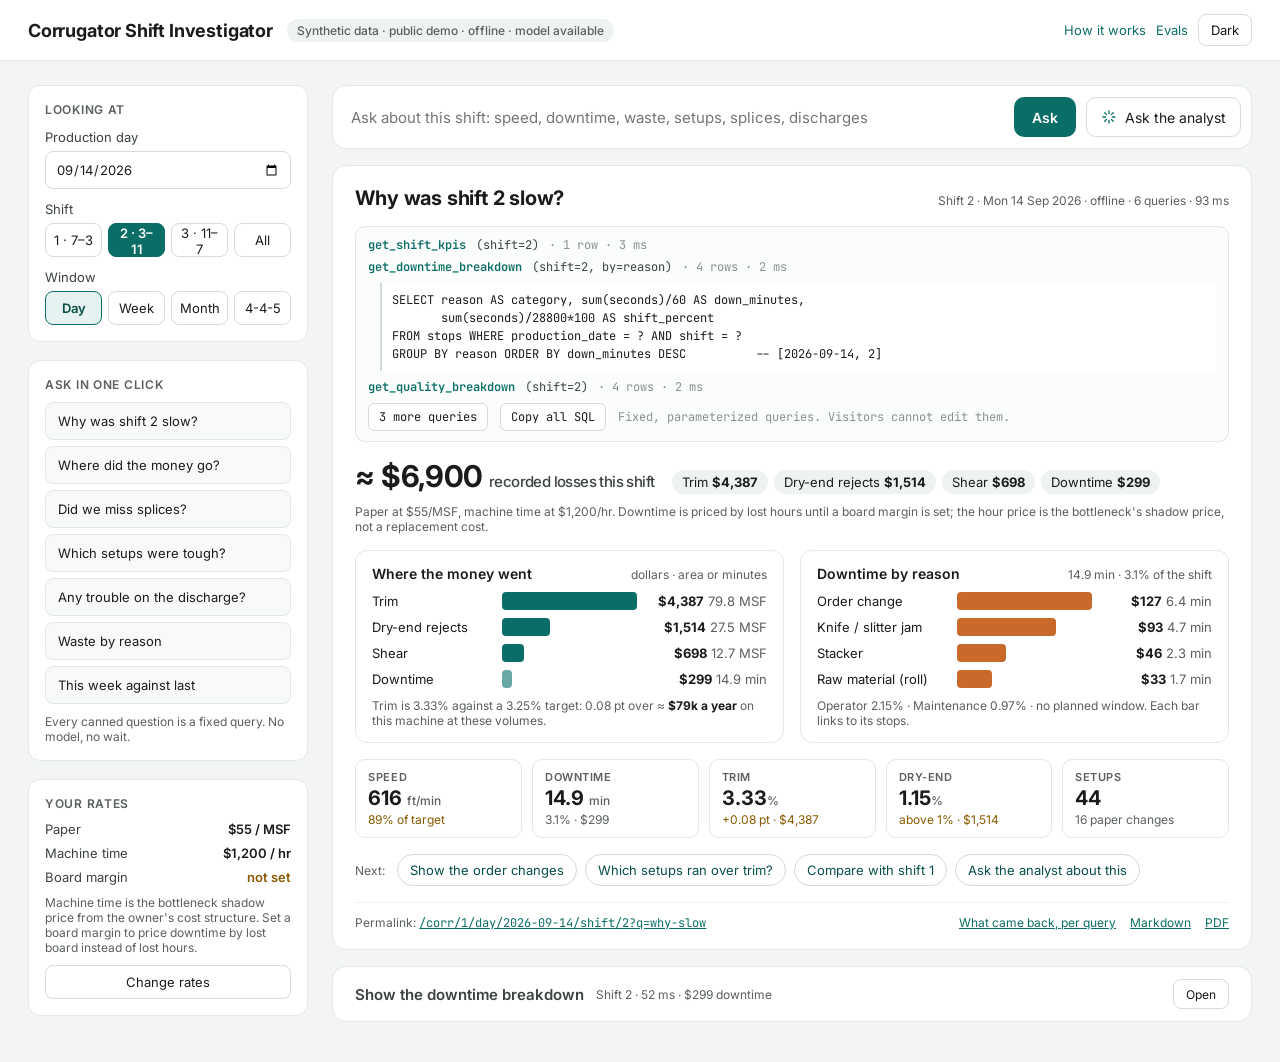
<file: docs/design/2026-11-09-ask-and-answer/desktop.html>
<!doctype html>
<html lang="en">
<head>
<meta charset="utf-8">
<meta name="viewport" content="width=device-width, initial-scale=1">
<title>Shift Investigator mockup — Desktop: rail + ask bar + answer card (1440×1040)</title>
<!-- Static mockup exported 2026-11-09 from the accepted design (issue #44). Not the app; see README.md. -->
<link rel="stylesheet" href="https://fonts.googleapis.com/css2?family=Inter:wght@400;500;600;700&amp;family=JetBrains+Mono:wght@400;500&amp;display=swap">
<style>
body{margin:0;font-family:Inter,system-ui,sans-serif;color:#1b1b1b;background:#f3f5f5}
a{color:#0b6e66}a:hover{color:#084f4a}
button{font:inherit}
</style>
</head>
<body>
<div style="min-height: 1040px; display: flex; flex-direction: column; background: #f3f5f5; font-family: Inter, system-ui, sans-serif; color: #1b1b1b">

  <header style="display: flex; align-items: center; justify-content: space-between; gap: 16px; padding: 14px 28px; background: #ffffff; border-bottom: 1px solid #e3e7e7">
    <div style="display: flex; align-items: center; gap: 14px">
      <div style="font-size: 18px; font-weight: 700; letter-spacing: -0.01em">Corrugator Shift Investigator</div>
      <span style="font-size: 12px; font-weight: 500; color: #5a5f5f; background: #eef2f2; border-radius: 999px; padding: 4px 10px">Synthetic data · public demo · offline · model available</span>
    </div>
    <div style="display: flex; align-items: center; gap: 10px">
      <a href="#" style="font-size: 13px; text-decoration: none">How it works</a>
      <a href="#" style="font-size: 13px; text-decoration: none">Evals</a>
      <button type="button" aria-label="Switch to the dark theme" style="height: 32px; padding: 0 12px; border: 1px solid #d5dbdb; border-radius: 8px; background: #ffffff; color: #1b1b1b; font-size: 13px; cursor: pointer">Dark</button>
    </div>
  </header>

  <div style="display: flex; flex-wrap: wrap; gap: 24px; padding: 24px 28px 40px; max-width: 1440px; width: 100%; box-sizing: border-box; margin: 0 auto">

    <aside aria-label="Context and canned questions" style="flex: 1 1 280px; max-width: 320px; display: flex; flex-direction: column; gap: 18px">

      <section style="background: #ffffff; border: 1px solid #e3e7e7; border-radius: 12px; padding: 16px; display: flex; flex-direction: column; gap: 12px">
        <div style="font-size: 12px; font-weight: 600; letter-spacing: 0.06em; text-transform: uppercase; color: #5a5f5f">Looking at</div>
        <label style="display: flex; flex-direction: column; gap: 6px; font-size: 13px; color: #3c4242">Production day
          <input type="date" value="2026-09-14" style="height: 36px; border: 1px solid #d5dbdb; border-radius: 8px; padding: 0 10px; font: inherit; color: #1b1b1b; background: #ffffff">
        </label>
        <div style="display: flex; flex-direction: column; gap: 6px">
          <div style="font-size: 13px; color: #3c4242">Shift</div>
          <div style="display: flex; gap: 6px">
            <button type="button" style="flex: 1; height: 34px; border: 1px solid #d5dbdb; border-radius: 8px; background: #ffffff; color: #1b1b1b; font-size: 13px; cursor: pointer">1 · 7–3</button>
            <button type="button" aria-pressed="true" style="flex: 1; height: 34px; border: 1px solid #0b6e66; border-radius: 8px; background: #0b6e66; color: #ffffff; font-size: 13px; font-weight: 600; cursor: pointer">2 · 3–11</button>
            <button type="button" style="flex: 1; height: 34px; border: 1px solid #d5dbdb; border-radius: 8px; background: #ffffff; color: #1b1b1b; font-size: 13px; cursor: pointer">3 · 11–7</button>
            <button type="button" style="flex: 1; height: 34px; border: 1px solid #d5dbdb; border-radius: 8px; background: #ffffff; color: #1b1b1b; font-size: 13px; cursor: pointer">All</button>
          </div>
        </div>
        <div style="display: flex; flex-direction: column; gap: 6px">
          <div style="font-size: 13px; color: #3c4242">Window</div>
          <div style="display: flex; gap: 6px">
            <button type="button" aria-pressed="true" style="flex: 1; height: 34px; border: 1px solid #0b6e66; border-radius: 8px; background: #e6f2f1; color: #084f4a; font-size: 13px; font-weight: 600; cursor: pointer">Day</button>
            <button type="button" style="flex: 1; height: 34px; border: 1px solid #d5dbdb; border-radius: 8px; background: #ffffff; color: #1b1b1b; font-size: 13px; cursor: pointer">Week</button>
            <button type="button" style="flex: 1; height: 34px; border: 1px solid #d5dbdb; border-radius: 8px; background: #ffffff; color: #1b1b1b; font-size: 13px; cursor: pointer">Month</button>
            <button type="button" style="flex: 1; height: 34px; border: 1px solid #d5dbdb; border-radius: 8px; background: #ffffff; color: #1b1b1b; font-size: 13px; cursor: pointer">4-4-5</button>
          </div>
        </div>
      </section>

      <section style="background: #ffffff; border: 1px solid #e3e7e7; border-radius: 12px; padding: 16px; display: flex; flex-direction: column; gap: 10px">
        <div style="font-size: 12px; font-weight: 600; letter-spacing: 0.06em; text-transform: uppercase; color: #5a5f5f">Ask in one click</div>
        <div style="display: flex; flex-direction: column; gap: 6px">
          <button type="button" style="text-align: left; min-height: 38px; padding: 8px 12px; border: 1px solid #e3e7e7; border-radius: 8px; background: #f8fafa; color: #1b1b1b; font-size: 13px; cursor: pointer">Why was shift 2 slow?</button>
          <button type="button" style="text-align: left; min-height: 38px; padding: 8px 12px; border: 1px solid #e3e7e7; border-radius: 8px; background: #f8fafa; color: #1b1b1b; font-size: 13px; cursor: pointer">Where did the money go?</button>
          <button type="button" style="text-align: left; min-height: 38px; padding: 8px 12px; border: 1px solid #e3e7e7; border-radius: 8px; background: #f8fafa; color: #1b1b1b; font-size: 13px; cursor: pointer">Did we miss splices?</button>
          <button type="button" style="text-align: left; min-height: 38px; padding: 8px 12px; border: 1px solid #e3e7e7; border-radius: 8px; background: #f8fafa; color: #1b1b1b; font-size: 13px; cursor: pointer">Which setups were tough?</button>
          <button type="button" style="text-align: left; min-height: 38px; padding: 8px 12px; border: 1px solid #e3e7e7; border-radius: 8px; background: #f8fafa; color: #1b1b1b; font-size: 13px; cursor: pointer">Any trouble on the discharge?</button>
          <button type="button" style="text-align: left; min-height: 38px; padding: 8px 12px; border: 1px solid #e3e7e7; border-radius: 8px; background: #f8fafa; color: #1b1b1b; font-size: 13px; cursor: pointer">Waste by reason</button>
          <button type="button" style="text-align: left; min-height: 38px; padding: 8px 12px; border: 1px solid #e3e7e7; border-radius: 8px; background: #f8fafa; color: #1b1b1b; font-size: 13px; cursor: pointer">This week against last</button>
        </div>
        <div style="font-size: 12px; color: #5a5f5f">Every canned question is a fixed query. No model, no wait.</div>
      </section>

      <section style="background: #ffffff; border: 1px solid #e3e7e7; border-radius: 12px; padding: 16px; display: flex; flex-direction: column; gap: 10px">
        <div style="font-size: 12px; font-weight: 600; letter-spacing: 0.06em; text-transform: uppercase; color: #5a5f5f">Your rates</div>
        <div style="display: grid; grid-template-columns: repeat(2, minmax(0, 1fr)); gap: 8px; font-size: 13px">
          <div style="color: #3c4242">Paper</div><div style="text-align: right; font-weight: 600">$55 / MSF</div>
          <div style="color: #3c4242">Machine time</div><div style="text-align: right; font-weight: 600">$1,200 / hr</div>
          <div style="color: #3c4242">Board margin</div><div style="text-align: right; color: #8a5a00; font-weight: 600">not set</div>
        </div>
        <div style="font-size: 12px; color: #5a5f5f">Machine time is the bottleneck shadow price from the owner's cost structure. Set a board margin to price downtime by lost board instead of lost hours.</div>
        <button type="button" style="height: 34px; border: 1px solid #d5dbdb; border-radius: 8px; background: #ffffff; color: #1b1b1b; font-size: 13px; cursor: pointer">Change rates</button>
      </section>
    </aside>

    <main style="flex: 999 1 560px; min-width: 0; display: flex; flex-direction: column; gap: 16px">

      <form style="display: flex; gap: 10px; align-items: center; background: #ffffff; border: 1px solid #e3e7e7; border-radius: 14px; padding: 10px 10px 10px 16px">
        <label for="ask" style="position: absolute; width: 1px; height: 1px; overflow: hidden; clip: rect(0 0 0 0)">Ask about a shift</label>
        <input id="ask" type="text" placeholder="Ask about this shift: speed, downtime, waste, setups, splices, discharges" style="flex: 1; min-width: 0; height: 40px; border: 0; font: inherit; font-size: 15px; color: #1b1b1b; background: transparent; outline: none">
        <button type="submit" style="height: 40px; padding: 0 18px; border: 0; border-radius: 10px; background: #0b6e66; color: #ffffff; font-size: 14px; font-weight: 600; cursor: pointer">Ask</button>
        <button type="button" style="height: 40px; padding: 0 14px; border: 1px solid #d5dbdb; border-radius: 10px; background: #ffffff; color: #1b1b1b; font-size: 14px; cursor: pointer; display: flex; align-items: center; gap: 8px">
          <svg aria-hidden="true" width="16" height="16" viewBox="0 0 24 24" fill="none" stroke="#0b6e66" stroke-width="2" stroke-linecap="round" stroke-linejoin="round"><path d="M12 3v4M12 17v4M3 12h4M17 12h4M5.6 5.6l2.8 2.8M15.6 15.6l2.8 2.8M18.4 5.6l-2.8 2.8M8.4 15.6l-2.8 2.8"/></svg>
          Ask the analyst
        </button>
      </form>

      <article aria-label="Answer: Why was shift 2 slow?" style="background: #ffffff; border: 1px solid #e3e7e7; border-radius: 14px; padding: 20px 22px 18px; display: flex; flex-direction: column; gap: 16px">

        <div style="display: flex; justify-content: space-between; align-items: baseline; gap: 16px; flex-wrap: wrap">
          <h2 style="margin: 0; font-size: 20px; font-weight: 700; letter-spacing: -0.01em">Why was shift 2 slow?</h2>
          <div style="font-size: 12px; color: #5a5f5f">Shift 2 · Mon 14 Sep 2026 · offline · 6 queries · 93 ms</div>
        </div>

        <section aria-label="Queries that produced this answer" style="border: 1px solid #e3e7e7; border-radius: 10px; background: #fbfcfc; padding: 10px 12px; display: flex; flex-direction: column; gap: 6px; font-family: 'JetBrains Mono', ui-monospace, SFMono-Regular, Menlo, monospace; font-size: 12px">
          <div style="display: flex; gap: 10px; align-items: center; color: #3c4242"><span style="color: #0b6e66; font-weight: 600">get_shift_kpis</span><span>(shift=2)</span><span style="color: #8b9191">· 1 row · 3 ms</span></div>
          <div style="display: flex; gap: 10px; align-items: center; color: #3c4242"><span style="color: #0b6e66; font-weight: 600">get_downtime_breakdown</span><span>(shift=2, by=reason)</span><span style="color: #8b9191">· 4 rows · 2 ms</span></div>
          <div style="margin: 2px 0 2px 12px; padding: 8px 10px; border-left: 2px solid #cfdcdb; background: #ffffff; color: #1b1b1b; white-space: pre-wrap; line-height: 1.5">SELECT reason AS category, sum(seconds)/60 AS down_minutes,
       sum(seconds)/28800*100 AS shift_percent
FROM stops WHERE production_date = ? AND shift = ?
GROUP BY reason ORDER BY down_minutes DESC          -- [2026-09-14, 2]</div>
          <div style="display: flex; gap: 10px; align-items: center; color: #3c4242"><span style="color: #0b6e66; font-weight: 600">get_quality_breakdown</span><span>(shift=2)</span><span style="color: #8b9191">· 4 rows · 2 ms</span></div>
          <div style="display: flex; gap: 12px; align-items: center; margin-top: 2px">
            <button type="button" style="height: 28px; padding: 0 10px; border: 1px solid #d5dbdb; border-radius: 6px; background: #ffffff; color: #1b1b1b; font: inherit; font-size: 12px; cursor: pointer">3 more queries</button>
            <button type="button" style="height: 28px; padding: 0 10px; border: 1px solid #d5dbdb; border-radius: 6px; background: #ffffff; color: #1b1b1b; font: inherit; font-size: 12px; cursor: pointer">Copy all SQL</button>
            <span style="color: #8b9191">Fixed, parameterized queries. Visitors cannot edit them.</span>
          </div>
        </section>

        <section aria-label="Recorded losses in dollars" style="display: flex; flex-wrap: wrap; align-items: baseline; gap: 10px 18px">
          <div style="font-size: 30px; font-weight: 700; letter-spacing: -0.02em">≈ $6,900 <span style="font-size: 15px; font-weight: 500; color: #3c4242">recorded losses this shift</span></div>
          <div style="display: flex; flex-wrap: wrap; gap: 6px; font-size: 13px">
            <span style="padding: 4px 10px; border-radius: 999px; background: #eef2f2; color: #1b1b1b">Trim <strong>$4,387</strong></span>
            <span style="padding: 4px 10px; border-radius: 999px; background: #eef2f2; color: #1b1b1b">Dry-end rejects <strong>$1,514</strong></span>
            <span style="padding: 4px 10px; border-radius: 999px; background: #eef2f2; color: #1b1b1b">Shear <strong>$698</strong></span>
            <span style="padding: 4px 10px; border-radius: 999px; background: #eef2f2; color: #1b1b1b">Downtime <strong>$299</strong></span>
          </div>
          <div style="flex-basis: 100%; font-size: 12px; color: #5a5f5f">Paper at $55/MSF, machine time at $1,200/hr. Downtime is priced by lost hours until a board margin is set; the hour price is the bottleneck's shadow price, not a replacement cost.</div>
        </section>

        <section style="display: grid; grid-template-columns: repeat(2, minmax(0, 1fr)); gap: 16px">

          <figure style="margin: 0; border: 1px solid #e3e7e7; border-radius: 12px; padding: 14px 16px; display: flex; flex-direction: column; gap: 10px">
            <figcaption style="display: flex; justify-content: space-between; gap: 10px; align-items: baseline"><span style="font-size: 14px; font-weight: 600">Where the money went</span><span style="font-size: 12px; color: #5a5f5f">dollars · area or minutes</span></figcaption>
            <div style="display: grid; grid-template-columns: 120px minmax(0, 1fr) 120px; row-gap: 8px; column-gap: 10px; align-items: center; font-size: 13px">
              <div>Trim</div><div style="height: 18px; border-radius: 4px; background: #0b6e66; width: 100%"></div><div style="text-align: right"><strong>$4,387</strong> <span style="color: #5a5f5f">79.8 MSF</span></div>
              <div>Dry-end rejects</div><div style="height: 18px; border-radius: 4px; background: #0b6e66; width: 35%"></div><div style="text-align: right"><strong>$1,514</strong> <span style="color: #5a5f5f">27.5 MSF</span></div>
              <div>Shear</div><div style="height: 18px; border-radius: 4px; background: #0b6e66; width: 16%"></div><div style="text-align: right"><strong>$698</strong> <span style="color: #5a5f5f">12.7 MSF</span></div>
              <div>Downtime</div><div style="height: 18px; border-radius: 4px; background: #6aa9a3; width: 7%"></div><div style="text-align: right"><strong>$299</strong> <span style="color: #5a5f5f">14.9 min</span></div>
            </div>
            <div style="font-size: 12px; color: #5a5f5f">Trim is 3.33% against a 3.25% target: 0.08 pt over ≈ <strong style="color: #1b1b1b">$79k a year</strong> on this machine at these volumes.</div>
          </figure>

          <figure style="margin: 0; border: 1px solid #e3e7e7; border-radius: 12px; padding: 14px 16px; display: flex; flex-direction: column; gap: 10px">
            <figcaption style="display: flex; justify-content: space-between; gap: 10px; align-items: baseline"><span style="font-size: 14px; font-weight: 600">Downtime by reason</span><span style="font-size: 12px; color: #5a5f5f">14.9 min · 3.1% of the shift</span></figcaption>
            <div style="display: grid; grid-template-columns: 130px minmax(0, 1fr) 110px; row-gap: 8px; column-gap: 10px; align-items: center; font-size: 13px">
              <div>Order change</div><div style="height: 18px; border-radius: 4px; background: #c96a2c; width: 100%"></div><div style="text-align: right"><strong>$127</strong> <span style="color: #5a5f5f">6.4 min</span></div>
              <div>Knife / slitter jam</div><div style="height: 18px; border-radius: 4px; background: #c96a2c; width: 73%"></div><div style="text-align: right"><strong>$93</strong> <span style="color: #5a5f5f">4.7 min</span></div>
              <div>Stacker</div><div style="height: 18px; border-radius: 4px; background: #c96a2c; width: 36%"></div><div style="text-align: right"><strong>$46</strong> <span style="color: #5a5f5f">2.3 min</span></div>
              <div>Raw material (roll)</div><div style="height: 18px; border-radius: 4px; background: #c96a2c; width: 26%"></div><div style="text-align: right"><strong>$33</strong> <span style="color: #5a5f5f">1.7 min</span></div>
            </div>
            <div style="font-size: 12px; color: #5a5f5f">Operator 2.15% · Maintenance 0.97% · no planned window. Each bar links to its stops.</div>
          </figure>
        </section>

        <section aria-label="Shift KPIs" style="display: grid; grid-template-columns: repeat(5, minmax(0, 1fr)); gap: 10px">
          <div style="border: 1px solid #e3e7e7; border-radius: 10px; padding: 10px 12px; display: flex; flex-direction: column; gap: 2px"><div style="font-size: 11px; font-weight: 600; letter-spacing: 0.05em; text-transform: uppercase; color: #5a5f5f">Speed</div><div style="font-size: 20px; font-weight: 700">616 <span style="font-size: 12px; font-weight: 500; color: #5a5f5f">ft/min</span></div><div style="font-size: 12px; color: #8a5a00">89% of target</div></div>
          <div style="border: 1px solid #e3e7e7; border-radius: 10px; padding: 10px 12px; display: flex; flex-direction: column; gap: 2px"><div style="font-size: 11px; font-weight: 600; letter-spacing: 0.05em; text-transform: uppercase; color: #5a5f5f">Downtime</div><div style="font-size: 20px; font-weight: 700">14.9 <span style="font-size: 12px; font-weight: 500; color: #5a5f5f">min</span></div><div style="font-size: 12px; color: #5a5f5f">3.1% · $299</div></div>
          <div style="border: 1px solid #e3e7e7; border-radius: 10px; padding: 10px 12px; display: flex; flex-direction: column; gap: 2px"><div style="font-size: 11px; font-weight: 600; letter-spacing: 0.05em; text-transform: uppercase; color: #5a5f5f">Trim</div><div style="font-size: 20px; font-weight: 700">3.33<span style="font-size: 12px; font-weight: 500; color: #5a5f5f">%</span></div><div style="font-size: 12px; color: #8a5a00">+0.08 pt · $4,387</div></div>
          <div style="border: 1px solid #e3e7e7; border-radius: 10px; padding: 10px 12px; display: flex; flex-direction: column; gap: 2px"><div style="font-size: 11px; font-weight: 600; letter-spacing: 0.05em; text-transform: uppercase; color: #5a5f5f">Dry-end</div><div style="font-size: 20px; font-weight: 700">1.15<span style="font-size: 12px; font-weight: 500; color: #5a5f5f">%</span></div><div style="font-size: 12px; color: #8a5a00">above 1% · $1,514</div></div>
          <div style="border: 1px solid #e3e7e7; border-radius: 10px; padding: 10px 12px; display: flex; flex-direction: column; gap: 2px"><div style="font-size: 11px; font-weight: 600; letter-spacing: 0.05em; text-transform: uppercase; color: #5a5f5f">Setups</div><div style="font-size: 20px; font-weight: 700">44</div><div style="font-size: 12px; color: #5a5f5f">16 paper changes</div></div>
        </section>

        <section aria-label="Follow-up questions" style="display: flex; flex-wrap: wrap; gap: 8px; align-items: center">
          <span style="font-size: 12px; color: #5a5f5f; margin-right: 4px">Next:</span>
          <button type="button" style="height: 32px; padding: 0 12px; border: 1px solid #cfdcdb; border-radius: 999px; background: #ffffff; color: #084f4a; font-size: 13px; cursor: pointer">Show the order changes</button>
          <button type="button" style="height: 32px; padding: 0 12px; border: 1px solid #cfdcdb; border-radius: 999px; background: #ffffff; color: #084f4a; font-size: 13px; cursor: pointer">Which setups ran over trim?</button>
          <button type="button" style="height: 32px; padding: 0 12px; border: 1px solid #cfdcdb; border-radius: 999px; background: #ffffff; color: #084f4a; font-size: 13px; cursor: pointer">Compare with shift 1</button>
          <button type="button" style="height: 32px; padding: 0 12px; border: 1px solid #cfdcdb; border-radius: 999px; background: #ffffff; color: #084f4a; font-size: 13px; cursor: pointer">Ask the analyst about this</button>
        </section>

        <footer style="display: flex; flex-wrap: wrap; justify-content: space-between; gap: 10px; border-top: 1px solid #eef2f2; padding-top: 12px; font-size: 12px; color: #5a5f5f">
          <div>Permalink: <a href="#" style="font-family: 'JetBrains Mono', ui-monospace, monospace">/corr/1/day/2026-09-14/shift/2?q=why-slow</a></div>
          <div style="display: flex; gap: 14px"><a href="#">What came back, per query</a><a href="#">Markdown</a><a href="#">PDF</a></div>
        </footer>
      </article>

      <article aria-label="Earlier answer: Show the downtime breakdown" style="background: #ffffff; border: 1px solid #e3e7e7; border-radius: 14px; padding: 12px 22px; display: flex; justify-content: space-between; align-items: center; gap: 16px; color: #5a5f5f">
        <div style="display: flex; align-items: center; gap: 12px"><span style="font-size: 15px; font-weight: 600; color: #3c4242">Show the downtime breakdown</span><span style="font-size: 12px">Shift 2 · 52 ms · $299 downtime</span></div>
        <button type="button" style="height: 30px; padding: 0 12px; border: 1px solid #d5dbdb; border-radius: 8px; background: #ffffff; color: #1b1b1b; font-size: 12px; cursor: pointer">Open</button>
      </article>

    </main>
  </div>
</div>
</body>
</html>
</file>
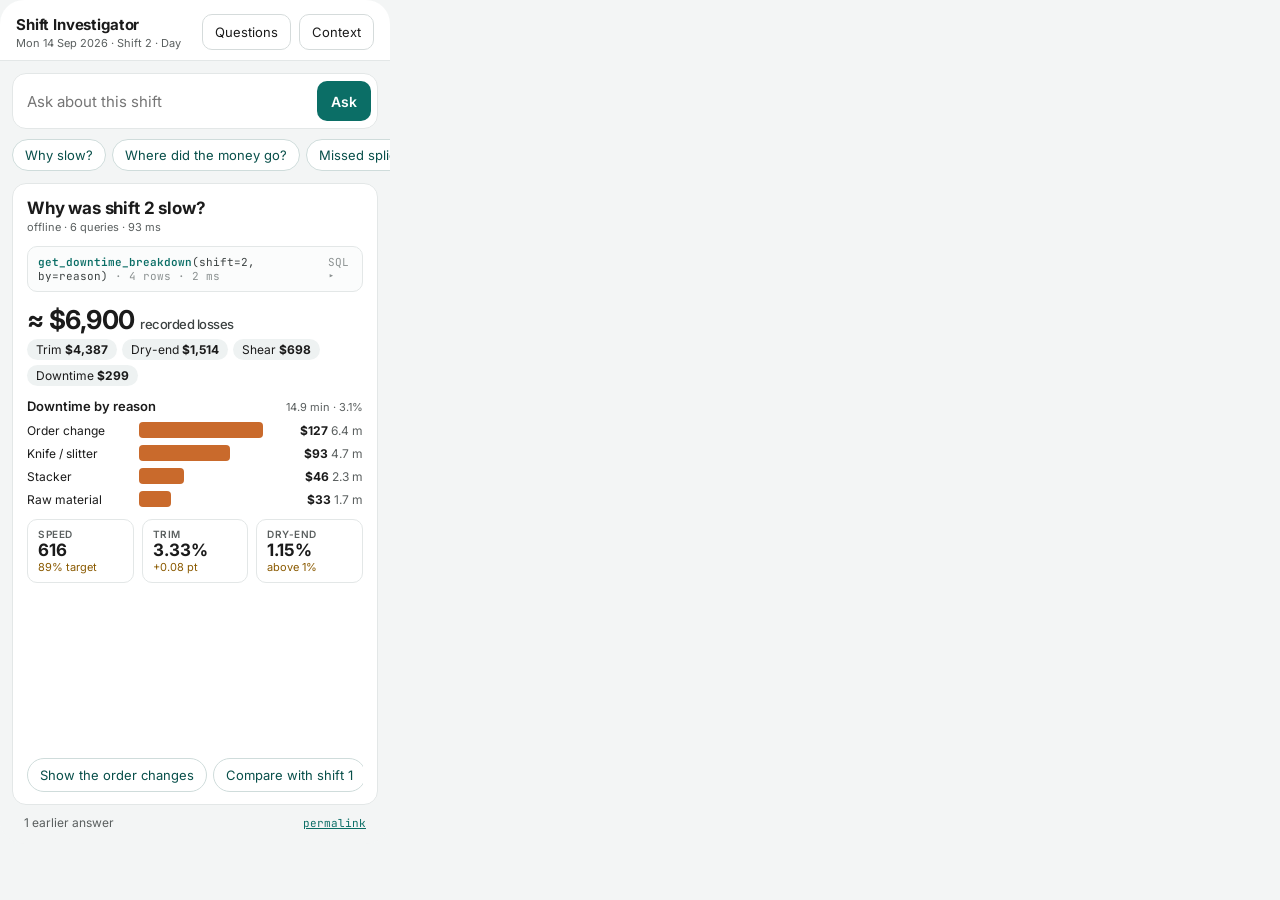
<file: docs/design/2026-11-09-ask-and-answer/phone.html>
<!doctype html>
<html lang="en">
<head>
<meta charset="utf-8">
<meta name="viewport" content="width=device-width, initial-scale=1">
<title>Shift Investigator mockup — Phone: same card, rail behind a button (390×844)</title>
<!-- Static mockup exported 2026-11-09 from the accepted design (issue #44). Not the app; see README.md. -->
<link rel="stylesheet" href="https://fonts.googleapis.com/css2?family=Inter:wght@400;500;600;700&amp;family=JetBrains+Mono:wght@400;500&amp;display=swap">
<style>
body{margin:0;font-family:Inter,system-ui,sans-serif;color:#1b1b1b;background:#f3f5f5}
a{color:#0b6e66}a:hover{color:#084f4a}
button{font:inherit}
</style>
</head>
<body>
<div style="width: 390px; height: 844px; box-sizing: border-box; display: flex; flex-direction: column; background: #f3f5f5; font-family: Inter, system-ui, sans-serif; color: #1b1b1b; overflow: hidden; border-radius: 24px">

  <header style="display: flex; align-items: center; justify-content: space-between; gap: 10px; padding: 14px 16px 10px; background: #ffffff; border-bottom: 1px solid #e3e7e7">
    <div style="display: flex; flex-direction: column; gap: 2px">
      <div style="font-size: 15px; font-weight: 700; letter-spacing: -0.01em">Shift Investigator</div>
      <div style="font-size: 11px; color: #5a5f5f">Mon 14 Sep 2026 · Shift 2 · Day</div>
    </div>
    <div style="display: flex; gap: 8px">
      <button type="button" style="height: 36px; padding: 0 12px; border: 1px solid #d5dbdb; border-radius: 10px; background: #ffffff; color: #1b1b1b; font-size: 13px; cursor: pointer">Questions</button>
      <button type="button" aria-label="Change day, shift and window" style="height: 36px; padding: 0 12px; border: 1px solid #d5dbdb; border-radius: 10px; background: #ffffff; color: #1b1b1b; font-size: 13px; cursor: pointer">Context</button>
    </div>
  </header>

  <form style="display: flex; gap: 8px; align-items: center; margin: 12px 12px 0; background: #ffffff; border: 1px solid #e3e7e7; border-radius: 14px; padding: 6px 6px 6px 12px">
    <label for="ask-m" style="position: absolute; width: 1px; height: 1px; overflow: hidden; clip: rect(0 0 0 0)">Ask about a shift</label>
    <input id="ask-m" type="text" placeholder="Ask about this shift" style="flex: 1; min-width: 0; height: 40px; border: 0; font: inherit; font-size: 15px; color: #1b1b1b; background: transparent; outline: none">
    <button type="submit" style="height: 40px; padding: 0 14px; border: 0; border-radius: 10px; background: #0b6e66; color: #ffffff; font-size: 14px; font-weight: 600; cursor: pointer">Ask</button>
  </form>

  <div style="display: flex; gap: 6px; overflow-x: auto; padding: 10px 12px 0">
    <button type="button" style="flex: 0 0 auto; height: 32px; padding: 0 12px; border: 1px solid #cfdcdb; border-radius: 999px; background: #ffffff; color: #084f4a; font-size: 13px; cursor: pointer">Why slow?</button>
    <button type="button" style="flex: 0 0 auto; height: 32px; padding: 0 12px; border: 1px solid #cfdcdb; border-radius: 999px; background: #ffffff; color: #084f4a; font-size: 13px; cursor: pointer">Where did the money go?</button>
    <button type="button" style="flex: 0 0 auto; height: 32px; padding: 0 12px; border: 1px solid #cfdcdb; border-radius: 999px; background: #ffffff; color: #084f4a; font-size: 13px; cursor: pointer">Missed splices?</button>
    <button type="button" style="flex: 0 0 auto; height: 32px; padding: 0 12px; border: 1px solid #cfdcdb; border-radius: 999px; background: #ffffff; color: #084f4a; font-size: 13px; cursor: pointer">Tough setups?</button>
  </div>

  <article aria-label="Answer: Why was shift 2 slow?" style="margin: 12px 12px 0; background: #ffffff; border: 1px solid #e3e7e7; border-radius: 14px; padding: 14px 14px 12px; display: flex; flex-direction: column; gap: 12px; flex: 1 1 auto; min-height: 0">

    <div style="display: flex; flex-direction: column; gap: 2px">
      <h2 style="margin: 0; font-size: 17px; font-weight: 700; letter-spacing: -0.01em">Why was shift 2 slow?</h2>
      <div style="font-size: 11px; color: #5a5f5f">offline · 6 queries · 93 ms</div>
    </div>

    <button type="button" style="display: flex; justify-content: space-between; align-items: center; gap: 8px; text-align: left; border: 1px solid #e3e7e7; border-radius: 10px; background: #fbfcfc; padding: 8px 10px; font-family: 'JetBrains Mono', ui-monospace, monospace; font-size: 11px; color: #3c4242; cursor: pointer">
      <span><span style="color: #0b6e66; font-weight: 600">get_downtime_breakdown</span>(shift=2, by=reason) <span style="color: #8b9191">· 4 rows · 2 ms</span></span>
      <span style="color: #8b9191">SQL ▸</span>
    </button>

    <div style="display: flex; flex-direction: column; gap: 4px">
      <div style="font-size: 26px; font-weight: 700; letter-spacing: -0.02em">≈ $6,900 <span style="font-size: 13px; font-weight: 500; color: #3c4242">recorded losses</span></div>
      <div style="display: flex; flex-wrap: wrap; gap: 5px; font-size: 12px">
        <span style="padding: 3px 9px; border-radius: 999px; background: #eef2f2">Trim <strong>$4,387</strong></span>
        <span style="padding: 3px 9px; border-radius: 999px; background: #eef2f2">Dry-end <strong>$1,514</strong></span>
        <span style="padding: 3px 9px; border-radius: 999px; background: #eef2f2">Shear <strong>$698</strong></span>
        <span style="padding: 3px 9px; border-radius: 999px; background: #eef2f2">Downtime <strong>$299</strong></span>
      </div>
    </div>

    <figure style="margin: 0; display: flex; flex-direction: column; gap: 8px">
      <figcaption style="display: flex; justify-content: space-between; align-items: baseline"><span style="font-size: 13px; font-weight: 600">Downtime by reason</span><span style="font-size: 11px; color: #5a5f5f">14.9 min · 3.1%</span></figcaption>
      <div style="display: grid; grid-template-columns: 104px minmax(0, 1fr) 92px; row-gap: 7px; column-gap: 8px; align-items: center; font-size: 12px">
        <div>Order change</div><div style="height: 16px; border-radius: 4px; background: #c96a2c; width: 100%"></div><div style="text-align: right"><strong>$127</strong> <span style="color: #5a5f5f">6.4 m</span></div>
        <div>Knife / slitter</div><div style="height: 16px; border-radius: 4px; background: #c96a2c; width: 73%"></div><div style="text-align: right"><strong>$93</strong> <span style="color: #5a5f5f">4.7 m</span></div>
        <div>Stacker</div><div style="height: 16px; border-radius: 4px; background: #c96a2c; width: 36%"></div><div style="text-align: right"><strong>$46</strong> <span style="color: #5a5f5f">2.3 m</span></div>
        <div>Raw material</div><div style="height: 16px; border-radius: 4px; background: #c96a2c; width: 26%"></div><div style="text-align: right"><strong>$33</strong> <span style="color: #5a5f5f">1.7 m</span></div>
      </div>
    </figure>

    <div style="display: grid; grid-template-columns: repeat(3, minmax(0, 1fr)); gap: 8px">
      <div style="border: 1px solid #e3e7e7; border-radius: 10px; padding: 8px 10px"><div style="font-size: 10px; font-weight: 600; letter-spacing: 0.05em; text-transform: uppercase; color: #5a5f5f">Speed</div><div style="font-size: 17px; font-weight: 700">616</div><div style="font-size: 11px; color: #8a5a00">89% target</div></div>
      <div style="border: 1px solid #e3e7e7; border-radius: 10px; padding: 8px 10px"><div style="font-size: 10px; font-weight: 600; letter-spacing: 0.05em; text-transform: uppercase; color: #5a5f5f">Trim</div><div style="font-size: 17px; font-weight: 700">3.33%</div><div style="font-size: 11px; color: #8a5a00">+0.08 pt</div></div>
      <div style="border: 1px solid #e3e7e7; border-radius: 10px; padding: 8px 10px"><div style="font-size: 10px; font-weight: 600; letter-spacing: 0.05em; text-transform: uppercase; color: #5a5f5f">Dry-end</div><div style="font-size: 17px; font-weight: 700">1.15%</div><div style="font-size: 11px; color: #8a5a00">above 1%</div></div>
    </div>

    <div style="display: flex; gap: 6px; overflow-x: auto; margin-top: auto">
      <button type="button" style="flex: 0 0 auto; height: 34px; padding: 0 12px; border: 1px solid #cfdcdb; border-radius: 999px; background: #ffffff; color: #084f4a; font-size: 13px; cursor: pointer">Show the order changes</button>
      <button type="button" style="flex: 0 0 auto; height: 34px; padding: 0 12px; border: 1px solid #cfdcdb; border-radius: 999px; background: #ffffff; color: #084f4a; font-size: 13px; cursor: pointer">Compare with shift 1</button>
      <button type="button" style="flex: 0 0 auto; height: 34px; padding: 0 12px; border: 1px solid #0b6e66; border-radius: 999px; background: #e6f2f1; color: #084f4a; font-size: 13px; font-weight: 600; cursor: pointer">Ask the analyst</button>
    </div>
  </article>

  <div style="display: flex; justify-content: space-between; align-items: center; padding: 10px 24px 14px; font-size: 12px; color: #5a5f5f">
    <span>1 earlier answer</span>
    <a href="#" style="font-family: 'JetBrains Mono', ui-monospace, monospace; font-size: 11px">permalink</a>
  </div>
</div>
</body>
</html>
</file>
